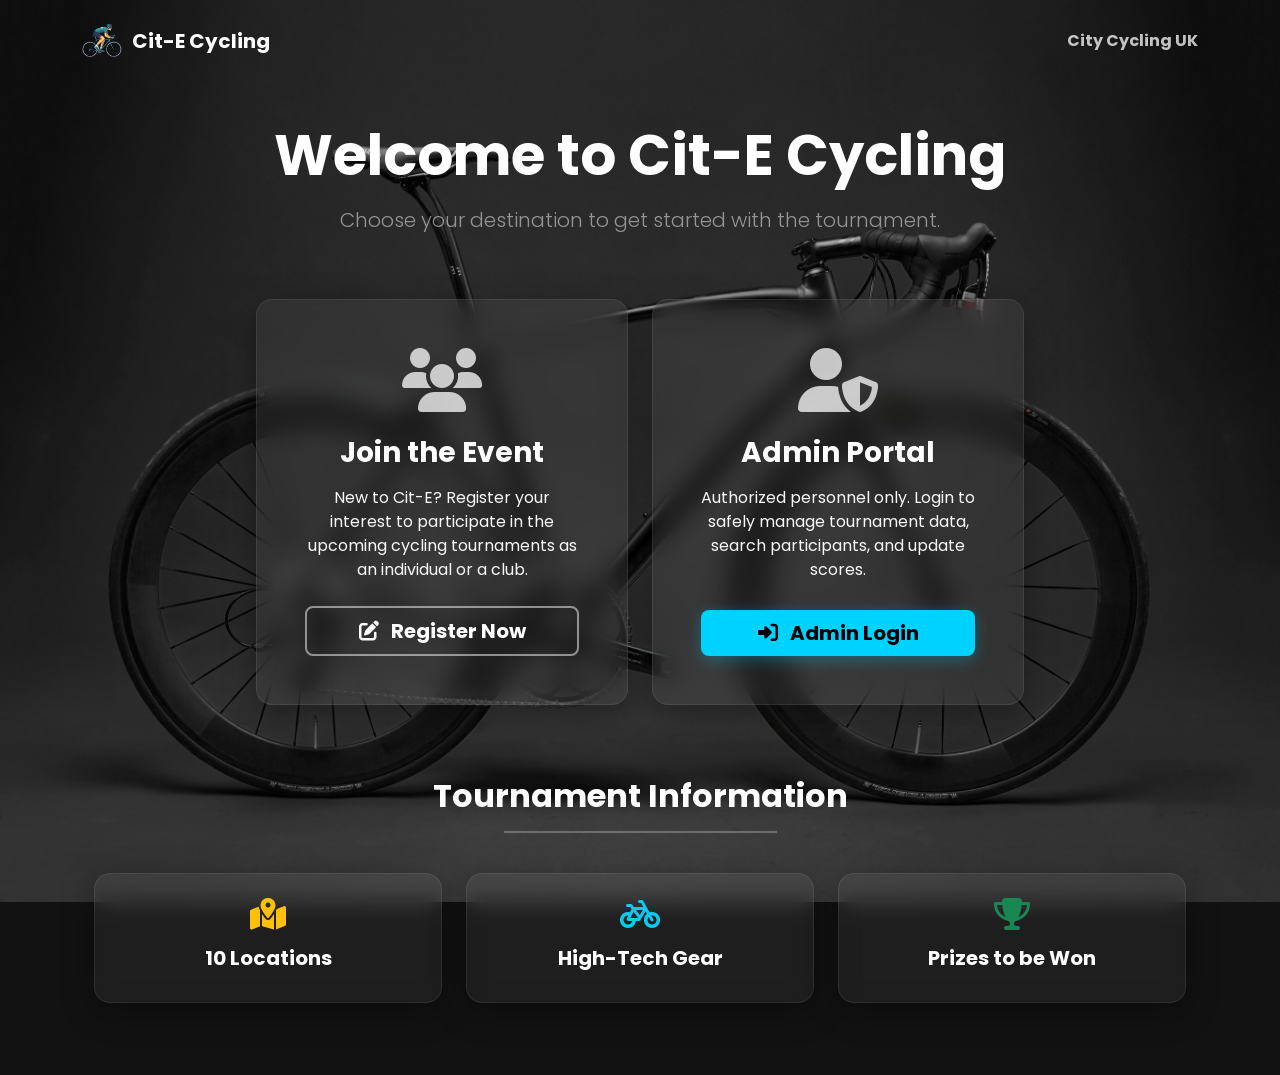
<file: index.html>
<!DOCTYPE html>
<html lang="en">
<head>
    <meta charset="UTF-8">
    <meta name="viewport" content="width=device-width, initial-scale=1.0">
    <meta http-equiv="X-UA-Compatible" content="ie=edge">
    <title>Cit-E Cycling Portal</title>
    <link href="https://cdn.jsdelivr.net/npm/bootstrap@5.3.0/dist/css/bootstrap.min.css" rel="stylesheet">
    <link rel="stylesheet" href="https://cdnjs.cloudflare.com/ajax/libs/font-awesome/6.4.0/css/all.min.css">
    <link rel="stylesheet" href="style.css">
</head>

<body class="bg-base bg-home d-flex flex-column min-vh-100">

    <nav class="navbar navbar-dark bg-transparent pt-3 sticky-top">
        <div class="container d-flex justify-content-between align-items-center">
            <a class="navbar-brand fw-bold" href="index.html">
                <img src="assets/logo.png" alt="Cit-E Logo"> Cit-E Cycling
            </a>
            <span class="text-white fw-bold opacity-75">
                City Cycling UK
            </span>
        </div>
    </nav>

    <main class="container flex-grow-1 d-flex flex-column align-items-center justify-content-center py-5">
        
        <div class="text-center mb-5 w-100">
            <h1 class="display-4 fw-bold text-white mb-3">Welcome to Cit-E Cycling</h1>
            <p class="lead text-white-50">Choose your destination to get started with the tournament.</p>
        </div>
        
        <div class="row w-100 justify-content-center gap-4 mb-5">
            <div class="col-md-5 col-lg-4 glass-card p-5 text-center d-flex flex-column align-items-center card-hover">
                <div class="mb-4 text-white">
                    <i class="fa-solid fa-users fa-4x opacity-75"></i>
                </div>
                <h3 class="fw-bold mb-3 text-white">Join the Event</h3>
                <p class="text-light mb-4 flex-grow-1">New to Cit-E? Register your interest to participate in the upcoming cycling tournaments as an individual or a club.</p>
                <a href="register_form.html" class="btn btn-white-outline btn-lg w-100 fw-bold">
                    <i class="fa-solid fa-pen-to-square me-2"></i> Register Now
                </a>
            </div>

            <div class="col-md-5 col-lg-4 glass-card p-5 text-center d-flex flex-column align-items-center card-hover">
                <div class="mb-4 text-white">
                    <i class="fa-solid fa-user-shield fa-4x opacity-75"></i>
                </div>
                <h3 class="fw-bold mb-3 text-white">Admin Portal</h3>
                <p class="text-light mb-4 flex-grow-1">Authorized personnel only. Login to safely manage tournament data, search participants, and update scores.</p>
                <a href="admin_login.html" class="btn btn-cyan-primary btn-lg w-100 fw-bold">
                    <i class="fa-solid fa-right-to-bracket me-2"></i> Admin Login
                </a>
            </div>
        </div>

        <div class="row w-100 justify-content-center mt-4">
            <div class="col-12 text-center mb-4">
                <h2 class="fw-bold text-white">Tournament Information</h2>
                <hr class="text-white w-25 mx-auto border-2">
            </div>

            <div class="col-md-4 mb-4 scroll-anim-card">
                <div class="glass-card p-4 h-100 text-center card-hover">
                    <i class="fa-solid fa-map-location-dot fa-2x text-warning mb-3 anim-icon"></i>
                    <h5 class="fw-bold text-white anim-title">10 Locations</h5>
                    <p class="text-light small mb-0 anim-desc" data-text="There will be 10 Mini pop tournaments across the city in different locations. Every tournament lasts for 3 days."></p>
                </div>
            </div>

            <div class="col-md-4 mb-4 scroll-anim-card">
                <div class="glass-card p-4 h-100 text-center card-hover">
                    <i class="fa-solid fa-bicycle fa-2x text-info mb-3 anim-icon"></i>
                    <h5 class="fw-bold text-white anim-title">High-Tech Gear</h5>
                    <p class="text-light small mb-0 anim-desc" data-text="The tournament features 20 high-tech exercise bikes capable of accurately counting miles and power output."></p>
                </div>
            </div>

            <div class="col-md-4 mb-4 scroll-anim-card">
                <div class="glass-card p-4 h-100 text-center card-hover">
                    <i class="fa-solid fa-trophy fa-2x text-success mb-3 anim-icon"></i>
                    <h5 class="fw-bold text-white anim-title">Prizes to be Won</h5>
                    <p class="text-light small mb-0 anim-desc" data-text="Prize distributions are split across 3 categories: Gender, Age groups, and the Best Performing Club."></p>
                </div>
            </div>
        </div>

    </main>
    
    <script>
        document.addEventListener("DOMContentLoaded", () => {
            const cards = document.querySelectorAll('.scroll-anim-card');
            const observer = new IntersectionObserver((entries, observer) => {
                entries.forEach(entry => {
                    if (entry.isIntersecting) {
                        triggerCardAnimation(entry.target);
                        observer.unobserve(entry.target); 
                    }
                });
            }, { threshold: 0.3 }); 

            cards.forEach(card => observer.observe(card));

            function triggerCardAnimation(card) {
                const icon = card.querySelector('.anim-icon');
                const title = card.querySelector('.anim-title');
                const desc = card.querySelector('.anim-desc');
                const textToType = desc.getAttribute('data-text');
                
                icon.classList.add('is-visible');
                
                setTimeout(() => {
                    title.classList.add('is-visible');
                }, 400);
                
                setTimeout(() => {
                    desc.classList.add('typing-cursor');
                    typeText(desc, textToType, 0);
                }, 800);
            }

            function typeText(element, text, index) {
                if (index < text.length) {
                    element.innerHTML += text.charAt(index);
                    setTimeout(() => {
                        typeText(element, text, index + 1);
                    }, 25); 
                } else {
                    setTimeout(() => element.classList.remove('typing-cursor'), 2000);
                }
            }
        });
    </script>

    <script src="https://cdn.jsdelivr.net/npm/bootstrap@5.3.0/dist/js/bootstrap.bundle.min.js"></script>
</body>
</html>
</file>
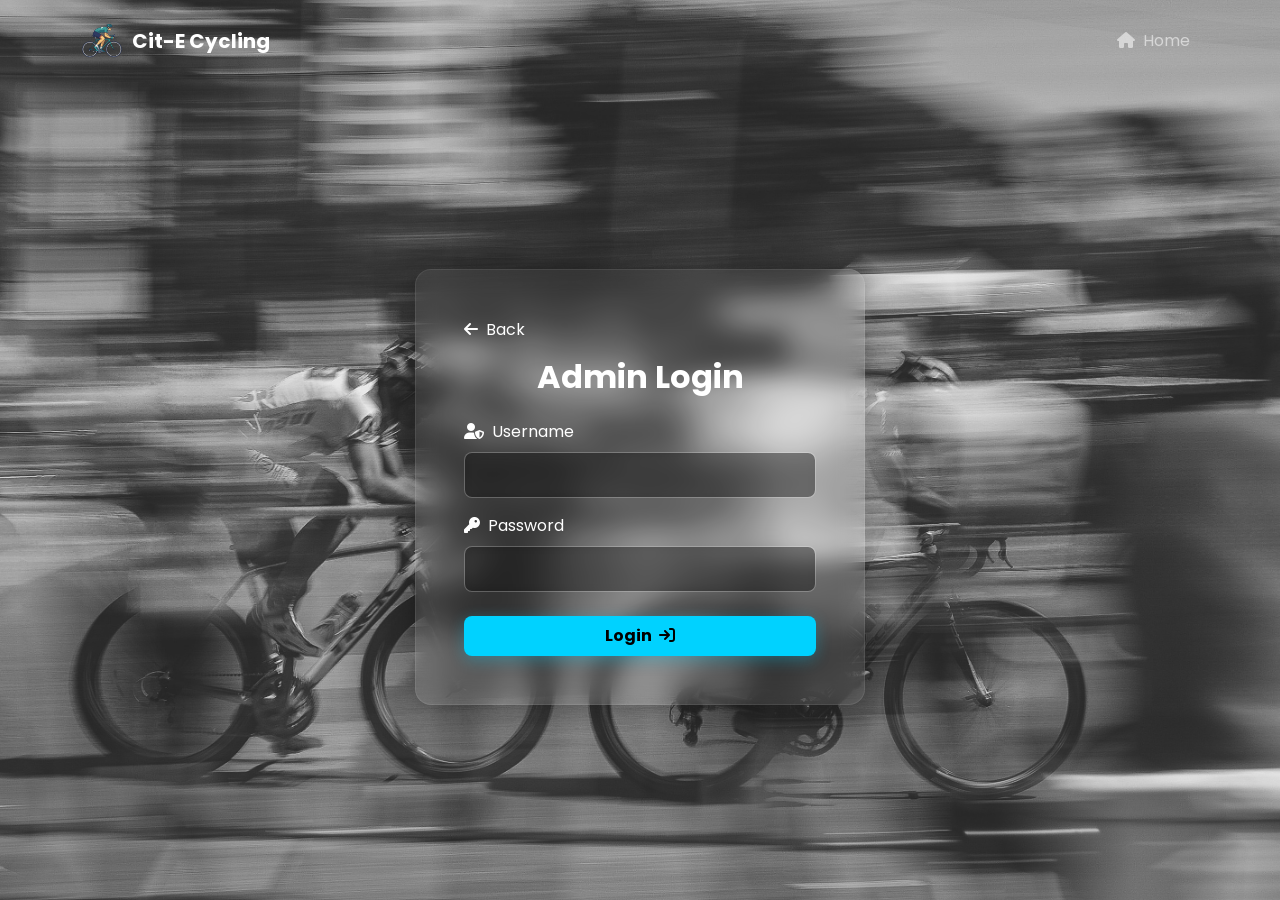
<file: admin_login.html>
<!DOCTYPE html>
<html lang="en">
<head>
    <meta charset="UTF-8">
    <meta name="viewport" content="width=device-width, initial-scale=1.0">
    <meta http-equiv="X-UA-Compatible" content="ie=edge">
    <title>Admin Login | Cit-E</title>
    <link href="https://cdn.jsdelivr.net/npm/bootstrap@5.3.0/dist/css/bootstrap.min.css" rel="stylesheet">
    <link rel="stylesheet" href="https://cdnjs.cloudflare.com/ajax/libs/font-awesome/6.4.0/css/all.min.css">
    <link rel="stylesheet" href="style.css">
</head>
<body class="bg-base bg-admin d-flex flex-column min-vh-100">

    <nav class="navbar navbar-expand-lg navbar-dark bg-transparent pt-3">
        <div class="container">
            <a class="navbar-brand fw-bold" href="index.html">
                <img src="assets/logo.png" alt="Cit-E Logo">
                Cit-E Cycling
            </a>
            <div class="collapse navbar-collapse justify-content-end">
                <ul class="navbar-nav">
                    <li class="nav-item">
                        <a class="nav-link" href="index.html"><i class="fa-solid fa-house me-1"></i> Home</a>
                    </li>
                </ul>
            </div>
        </div>
    </nav>

    <main class="container d-flex flex-grow-1 align-items-center justify-content-center my-4">
        <div class="glass-card p-5 w-100" style="max-width: 450px;">
            <a href="index.html" class="text-white text-decoration-none mb-3 d-inline-block">
                <i class="fa-solid fa-arrow-left me-1"></i> Back
            </a>
            <h2 class="mb-4 fw-bold text-center text-white">Admin Login</h2>
            
            <form action="login.php" method="POST">
                <div class="mb-3">
                    <label for="username" class="form-label text-white"><i class="fa-solid fa-user-shield me-1"></i> Username</label>
                    <input type="text" class="form-control glass-input" id="username" name="username" required>
                </div>
                
                <div class="mb-4">
                    <label for="password" class="form-label text-white"><i class="fa-solid fa-key me-1"></i> Password</label>
                    <input type="password" class="form-control glass-input" id="password" name="password" required>
                </div>
                
                <button type="submit" class="btn btn-cyan-primary w-100 fw-bold py-2">
                    Login <i class="fa-solid fa-arrow-right-to-bracket ms-1"></i>
                </button>
            </form>
        </div>
    </main>

</body>
</html>
</file>
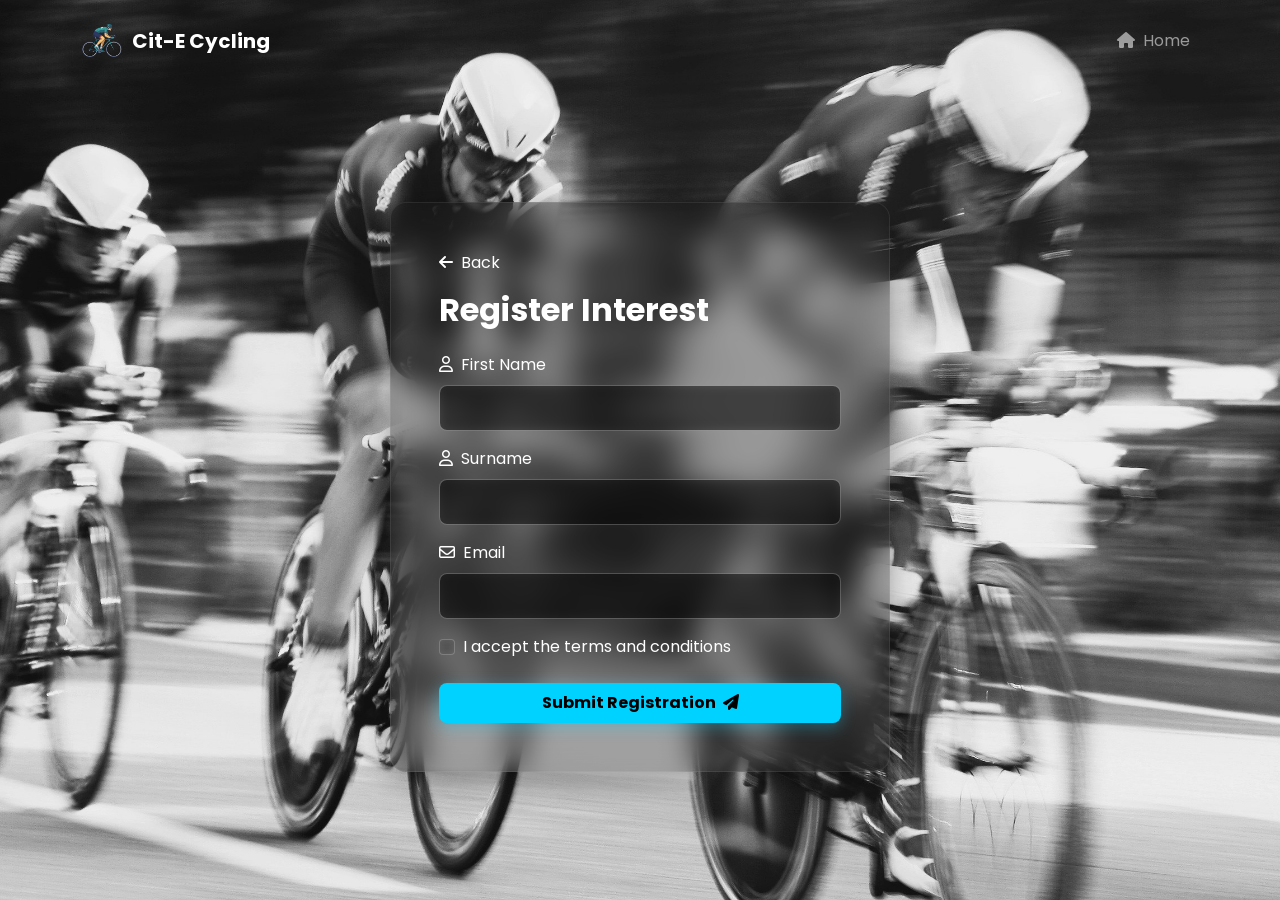
<file: register_form.html>
<!DOCTYPE html>
<html lang="en">
<head>
    <meta charset="UTF-8">
    <meta name="viewport" content="width=device-width, initial-scale=1.0">
    <meta http-equiv="X-UA-Compatible" content="ie=edge">
    <title>Register Interest | Cit-E</title>
    <link href="https://cdn.jsdelivr.net/npm/bootstrap@5.3.0/dist/css/bootstrap.min.css" rel="stylesheet">
    <link rel="stylesheet" href="https://cdnjs.cloudflare.com/ajax/libs/font-awesome/6.4.0/css/all.min.css">
    <link rel="stylesheet" href="style.css">
</head>
<body class="bg-base bg-register d-flex flex-column min-vh-100">
    
    <nav class="navbar navbar-expand-lg navbar-dark bg-transparent pt-3">
        <div class="container">
            <a class="navbar-brand fw-bold" href="index.html">
                <img src="assets/logo.png" alt="Cit-E Logo">
                Cit-E Cycling
            </a>
            <div class="collapse navbar-collapse justify-content-end">
                <ul class="navbar-nav">
                    <li class="nav-item">
                        <a class="nav-link" href="index.html"><i class="fa-solid fa-house me-1"></i> Home</a>
                    </li>
                </ul>
            </div>
        </div>
    </nav>

    <main class="container d-flex flex-grow-1 align-items-center justify-content-center my-4">
        <div class="glass-card p-5 w-100" style="max-width: 500px;">
            <a href="index.html" class="text-white text-decoration-none mb-3 d-inline-block">
                <i class="fa-solid fa-arrow-left me-1"></i> Back
            </a>
            <h2 class="mb-4 fw-bold text-white">Register Interest</h2>
            
            <form action="register.php" method="POST">
                <div class="mb-3">
                    <label for="firstname" class="form-label text-white"><i class="fa-regular fa-user me-1"></i> First Name</label>
                    <input type="text" class="form-control glass-input" id="firstname" name="firstname" required>
                </div>
                
                <div class="mb-3">
                    <label for="surname" class="form-label text-white"><i class="fa-regular fa-user me-1"></i> Surname</label>
                    <input type="text" class="form-control glass-input" id="surname" name="surname" required>
                </div>
                
                <div class="mb-3">
                    <label for="email" class="form-label text-white"><i class="fa-regular fa-envelope me-1"></i> Email</label>
                    <input type="email" class="form-control glass-input" id="email" name="email" required>
                </div>
                
                <div class="mb-4 form-check">
                    <input type="checkbox" class="form-check-input glass-input" id="terms" name="terms" value="yes" required>
                    <label class="form-check-label text-white" for="terms">I accept the terms and conditions</label>
                </div>
                
                <button type="submit" class="btn btn-cyan-primary w-100 fw-bold py-2">
                    Submit Registration <i class="fa-solid fa-paper-plane ms-1"></i>
                </button>
            </form>
        </div>
    </main>

</html>
</file>
<file: style.css>
/* Import Google Fonts */
@import url('https://fonts.googleapis.com/css2?family=Poppins:wght@300;400;600&display=swap');

body, html {
    height: 100%;
    margin: 0;
    font-family: 'Poppins', sans-serif;
}

/* --- Base Background Settings --- */
.bg-base {
    background-size: cover;
    background-position: center;
    background-attachment: fixed; 
    background-repeat: no-repeat;
    background-color: #121212; 
}

/* --- Specific Page Backgrounds --- */
.bg-home {
    background-image: url('assets/cycle.jpg'); 
}

.bg-register {
    background-image: url('assets/race.jpg');
}

.bg-admin {
    background-image: url('assets/admin.jpg'); 
}

.bg-admin-menu {
    background-image: url('assets/cycle.jpg'); 
}

/* Glassmorphism Card Style */
.glass-card {
    background: rgba(255, 255, 255, 0.05);
    backdrop-filter: blur(12px);
    -webkit-backdrop-filter: blur(12px);
    border: 1px solid rgba(255, 255, 255, 0.08);
    border-radius: 1rem;
    box-shadow: 0 8px 32px 0 rgba(0, 0, 0, 0.37);
}

.glass-input {
    background-color: rgba(255, 255, 255, 0.2) !important;
    border: 1px solid rgba(255, 255, 255, 0.3) !important;
    color: #ffffff !important;
}

.glass-input:focus {
    box-shadow: 0 0 0 0.25rem rgba(255, 255, 255, 0.25) !important;
    border-color: #ffffff !important;
}

.glass-input::placeholder {
    color: rgba(255, 255, 255, 0.7);
}

/* Navbar Logo sizing */
.navbar-brand img {
    height: 40px;
    width: auto;
    margin-right: 10px;
}

/* Smooth Hover Effect for Index Cards */
.card-hover {
    transition: transform 0.3s ease, box-shadow 0.3s ease;
}

.card-hover:hover {
    transform: translateY(-10px);
    box-shadow: 0 15px 40px rgba(0, 0, 0, 0.5);
    border: 1px solid rgba(255, 255, 255, 0.4);
}

.btn-cyan-primary {
    background-color: #00d2ff; 
    color: #000000; 
    border: none;
    border-radius: 8px; 
    box-shadow: 0 4px 15px rgba(0, 210, 255, 0.3); 
    transition: all 0.3s ease;
}

.btn-cyan-primary:hover,
.btn-cyan-primary:focus {
    background-color: #33dbff; /* Slightly lighter on hover */
    color: #000000;
    transform: translateY(-2px);
    box-shadow: 0 6px 20px rgba(0, 210, 255, 0.5);
}

/* Clean White Outline Button */
.btn-white-outline {
    background-color: transparent;
    color: #ffffff;
    border: 2px solid rgba(255, 255, 255, 0.5);
    border-radius: 8px;
    transition: all 0.3s ease;
}

.btn-white-outline:hover,
.btn-white-outline:focus {
    background-color: rgba(255, 255, 255, 0.1); 
    color: #ffffff;
    border-color: #ffffff;
    transform: translateY(-2px);
}

/* --- Logo Hover Effect --- */
.navbar-brand {
    transition: transform 0.3s ease, opacity 0.3s ease;
    display: inline-flex;
    align-items: center;
}

.navbar-brand:hover {
    transform: translateY(-4px); /* Moves the logo slightly upward */
    opacity: 0.9; 
}

.navbar-brand img {
    max-height: 40px;
    margin-right: 10px;
}

/* --- Navbar Logout Button Hover Animation --- */
.navbar-nav .nav-link.text-danger {
    transition: all 0.3s ease-in-out !important;
    display: inline-block !important; 
}

.navbar-nav .nav-link.text-danger:hover {
    transform: translateY(-3px) !important; 
    color: #ff6b6b !important; 
    text-shadow: 0 0 15px rgba(255, 107, 107, 0.8) !important; 
}

/* --- Scroll Animation Initial States --- */
.anim-icon, .anim-title {
    opacity: 0;
    transform: translateY(15px); /* Starts slightly lower */
    transition: opacity 0.5s ease-out, transform 0.5s ease-out;
}

.anim-icon.is-visible, .anim-title.is-visible {
    opacity: 1;
    transform: translateY(0);
}

/* Typewriter Blinking Cursor */
.typing-cursor::after {
    content: '|';
    animation: blink 0.8s infinite;
    opacity: 1;
}

@keyframes blink {
    0%, 100% { opacity: 1; }
    50% { opacity: 0; }
}

/* --- Registration Status PHP Output Styling --- */
.status-message p {
    font-size: 1.15rem;
    color: #e0e0e0; /* Off-white for premium look */
    margin-bottom: 0;
    line-height: 1.6;
    font-weight: 500;
}

/* --- Custom Glass Card Opacity for Register Page --- */
.bg-register .glass-card {
    background-color: rgba(20, 20, 20, 0.35) !important; 
    backdrop-filter: blur(15px) !important; 
}

/* --- Login Error PHP Output Styling --- */
.status-message {
    color: #e0e0e0;
    font-size: 1.15rem;
    line-height: 1.6;
}

.status-message p {
    margin-bottom: 1.5rem;
}

.status-message a {
    display: inline-block;
    margin-top: 1rem;
    padding: 0.75rem 2.5rem;
    background: linear-gradient(135deg, #00d4ff 0%, #007bb5 100%);
    color: #ffffff !important;
    text-decoration: none;
    border-radius: 50px;
    font-weight: bold;
    transition: transform 0.3s ease, box-shadow 0.3s ease;
}

.status-message a:hover {
    transform: translateY(-3px);
    box-shadow: 0 5px 15px rgba(0, 212, 255, 0.4);
}

/* --- Admin Sidebar Styling --- */
.glass-sidebar {
    background: rgba(15, 15, 15, 0.6);
    backdrop-filter: blur(20px);
    -webkit-backdrop-filter: blur(20px);
    border-right: 1px solid rgba(255, 255, 255, 0.1);
    box-shadow: 4px 0 15px rgba(0, 0, 0, 0.4);
    z-index: 1000;
}

/* Nav Link Transitions */
.sidebar-nav .nav-link {
    border-radius: 8px;
    transition: all 0.3s ease;
    font-size: 0.95rem;
    padding: 0.8rem 1rem;
    color: #e0e0e0;
}

/* Sidebar Hover Effect */
.sidebar-nav .nav-link:hover {
    background: rgba(255, 255, 255, 0.08);
    transform: translateX(4px);
    color: #ffffff !important;
}

.sidebar-nav .nav-link.active {
    background: linear-gradient(135deg, rgba(0, 212, 255, 0.15) 0%, rgba(0, 123, 181, 0.15) 100%);
    color: #00d4ff !important;
    border-left: 4px solid #00d4ff;
    border-radius: 0 8px 8px 0;
    box-shadow: none;
}


@keyframes slideInLeft {
    0% { 
        opacity: 0; 
        transform: translateX(-50px); 
    }
    100% { 
        opacity: 1; 
        transform: translateX(0); 
    }
}

@keyframes fadeInUp {
    0% { 
        opacity: 0; 
        transform: translateY(40px); 
    }
    100% { 
        opacity: 1; 
        transform: translateY(0); 
    }
}

/* Apply the Slide animation to the Sidebar */
.bg-admin-menu .glass-sidebar {
    animation: slideInLeft 0.6s cubic-bezier(0.25, 1, 0.5, 1) forwards;
}

/* Apply the Fade Up animation to the Main Content area */
.bg-admin-menu main {
    opacity: 0; /* Keeps it hidden until the animation starts */
    animation: fadeInUp 0.7s cubic-bezier(0.25, 1, 0.5, 1) 0.2s forwards; 
}

.bg-admin-menu .glass-card .btn {
    opacity: 0;
    animation: fadeInUp 0.5s ease-out forwards;
}
.bg-admin-menu .glass-card .btn:nth-child(1) { animation-delay: 0.4s; }
.bg-admin-menu .glass-card .btn:nth-child(2) { animation-delay: 0.55s; }
.bg-admin-menu .glass-card .btn:nth-child(3) { animation-delay: 0.7s; }

/* --- Sidebar Logo Styling --- */
.sidebar-logo {
    height: 35px; 
    width: auto;  
    object-fit: contain;
}

body.bg-admin-menu {
    background-color: transparent !important;
    background-image: none !important; /* Prevents conflicts with old image rules */
}

body.bg-admin-menu::before {
    content: '';
    position: fixed;
    top: 0;
    left: 0;
    width: 100vw;
    height: 100vh;
    
    background-image: url('assets/cycle.jpg'); 
    
    background-size: cover;
    background-position: center;
    background-repeat: no-repeat;
    z-index: -1; 
    
    /* The Animation */
    animation: zoomToFrontWheel 2.5s cubic-bezier(0.25, 1, 0.5, 1) forwards;
}

/* The Keyframes */
@keyframes zoomToFrontWheel {
    0% {
        transform: scale(1);
        transform-origin: center center;
    }
    100% {
        transform: scale(1.4);
        transform-origin: 80% 30%; 
    }
}

/* --- Glassmorphism Form Inputs --- */
.glass-input {
    background-color: rgba(255, 255, 255, 0.05) !important;
    border: 1px solid rgba(255, 255, 255, 0.2) !important;
    color: #ffffff !important;
    backdrop-filter: blur(5px);
    transition: all 0.3s ease;
}

.glass-input:focus {
    background-color: rgba(0, 0, 0, 0.4) !important;
    border-color: #00d4ff !important;
    box-shadow: 0 0 10px rgba(0, 212, 255, 0.3) !important;
    color: #ffffff !important;
}

.glass-input::placeholder {
    color: rgba(255, 255, 255, 0.4) !important;
}

.glass-input option {
    background-color: #1a1a1a;
    color: #ffffff;
}

body.bg-admin-search {
    background-color: transparent !important;
    background-image: none !important;
    position: relative;
    z-index: 1;
}

body.bg-admin-search::before {
    content: '';
    position: fixed;
    top: 0;
    left: 0;
    width: 100vw;
    height: 100vh;
    
    background-image: url('assets/cycle.jpg'); 
    background-size: cover;
    background-position: center;
    background-repeat: no-repeat;
    z-index: -1; 
    
    animation: slideToBody 2s cubic-bezier(0.25, 1, 0.5, 1) forwards;
}

/* The Continuous Motion Keyframes */
@keyframes slideToBody {
    0% {
        transform: scale(1.4);
        transform-origin: 80% 30%; 
    }
    100% {
        transform: scale(1.4);
        transform-origin: 40% 60%; 
    }
}

/* --- Glass Card Entry Animation --- */
.animate-card-fade {
    animation: cardFadeUp 0.8s cubic-bezier(0.25, 1, 0.5, 1) forwards;
    opacity: 0; 
}

@keyframes cardFadeUp {
    0% {
        opacity: 0;
        transform: translateY(30px);
    }
    100% {
        opacity: 1;
        transform: translateY(0);
    }
}

body.bg-admin-search-result {
    background-color: transparent !important;
    background-image: none !important;
    position: relative;
    z-index: 1;
}

body.bg-admin-search-result::before {
    content: '';
    position: fixed;
    top: 0;
    left: 0;
    width: 100vw;
    height: 100vh;
    
    background-image: url('assets/cycle.jpg'); 
    background-size: cover;
    background-position: center;
    background-repeat: no-repeat;
    z-index: -1; 
    
    transform: scale(1.4);
    transform-origin: 40% 60%; 
}

body.bg-admin-roster {
    background-color: transparent !important;
    background-image: none !important;
    position: relative;
    z-index: 1;
}

body.bg-admin-roster::before {
    content: '';
    position: fixed;
    top: 0;
    left: 0;
    width: 100vw;
    height: 100vh;
    
    background-image: url('assets/cycle.jpg'); 
    background-size: cover;
    background-position: center;
    background-repeat: no-repeat;
    z-index: -1; 
    
    animation: slideToBackWheel 2s cubic-bezier(0.25, 1, 0.5, 1) forwards;
}

@keyframes slideToBackWheel {
    0% {
        transform: scale(1.4);
        transform-origin: 40% 60%; 
    }
    100% {
        transform: scale(1.4);
        transform-origin: 5% 75%; 
    }
}

.glass-card label, 
.glass-card form {
    color: #ffffff !important;
}

/* Style input text boxes to match the dark glass aesthetic */
.glass-card input[type="text"],
.glass-card input[type="number"],
.glass-card input:not([type="submit"]):not([type="checkbox"]) {
    background-color: rgba(0, 0, 0, 0.4) !important;
    color: #ffffff !important;
    border: 1px solid rgba(255, 255, 255, 0.2) !important;
    padding: 10px 15px !important;
    border-radius: 8px !important;
    width: 100% !important;
    margin-bottom: 15px !important;
}

.glass-card input[readonly] {
    background-color: rgba(255, 255, 255, 0.1) !important;
    color: #e0e0e0 !important;
    opacity: 0.8;
}

.glass-card input[type="submit"] {
    background: linear-gradient(135deg, #0dcaf0, #00a8cc) !important;
    color: #ffffff !important;
    border: none !important;
    font-weight: bold !important;
    padding: 12px 25px !important;
    border-radius: 50px !important;
    cursor: pointer !important;
    transition: all 0.3s ease !important;
    width: 100% !important;
    text-transform: uppercase;
    letter-spacing: 0.5px;
}

/* Button hover animation */
.glass-card input[type="submit"]:hover {
    transform: translateY(-2px) !important;
    box-shadow: 0 5px 15px rgba(13, 202, 240, 0.4) !important;
}

/* The glass card sizing for forms/alerts */
.form-card {
    max-width: 600px;
    padding: 35px !important;
}

.status-box {
    display: flex;
    align-items: center;
    padding: 20px 25px;
    border-radius: 8px;
    margin-bottom: 30px;
    gap: 15px;
    font-size: 1.05rem;
}

.status-box i {
    font-size: 1.5rem;
}

/* Green Success State */
.success-box {
    background-color: #d1eada; /* Soft mint green */
    color: #143524; /* Dark green text */
}
.success-box i { color: #198754; }

/* Red Warning State */
.warning-box {
    background-color: #f8d7da; /* Soft red */
    color: #58151c; /* Dark red text */
}
.warning-box i { color: #dc3545; }
.warning-box strong { color: #dc3545; font-size: 1.1rem; }

/* Wide Buttons */
.btn-cyan-wide, .btn-red-wide {
    display: block;
    width: 100%;
    text-align: center;
    font-weight: 700;
    padding: 14px 20px;
    border-radius: 50px;
    border: none;
    text-transform: uppercase;
    letter-spacing: 0.5px;
    text-decoration: none;
    transition: all 0.3s ease;
    cursor: pointer;
}

/* Cyan Glowing Button */
.btn-cyan-wide {
    background-color: #0dcaf0;
    color: #000000; /* Black text on cyan */
    box-shadow: 0 0 15px rgba(13, 202, 240, 0.5);
}
.btn-cyan-wide:hover {
    background-color: #00b5d8;
    color: #000000;
    transform: translateY(-2px);
    box-shadow: 0 0 25px rgba(13, 202, 240, 0.7);
}

/* Red Delete Button */
.btn-red-wide {
    background-color: #dc3545;
    color: #ffffff;
    box-shadow: 0 0 15px rgba(220, 53, 69, 0.3);
}
.btn-red-wide:hover {
    background-color: #c82333;
    transform: translateY(-2px);
    box-shadow: 0 0 20px rgba(220, 53, 69, 0.5);
}

/* Form override to make sure submit button fills width */
.full-width-form {
    width: 100%;
    margin-bottom: 15px;
}

/* Cancel link */
.cancel-link-wrapper {
    text-align: center;
    margin-top: 20px;
}
.link-cancel {
    color: #94a3b8;
    text-decoration: none;
    font-weight: 500;
    transition: color 0.2s ease;
}
.link-cancel:hover { color: #ffffff; }

body.bg-static,
body.bg-static::before,
body.bg-static::after {
    animation-play-state: paused !important;
}

.bg-wheel-to-sprocket {
    background-image: url('assets/cycle.jpg');
    background-repeat: no-repeat;
    background-attachment: fixed;
    animation: panToSprocket 2.5s cubic-bezier(0.25, 1, 0.5, 1) forwards;
}

@keyframes panToSprocket {
    0% {
        /* START: Focused on the back wheel (bottom left) */
        background-position: 5% 75%; 
        background-size: 130%; 
    }
    100% {
        /* END: Focused on the chain sprocket (bottom center) */
        background-position: 42% 78%; 
        background-size: 130%; 
    }
}
</file>
